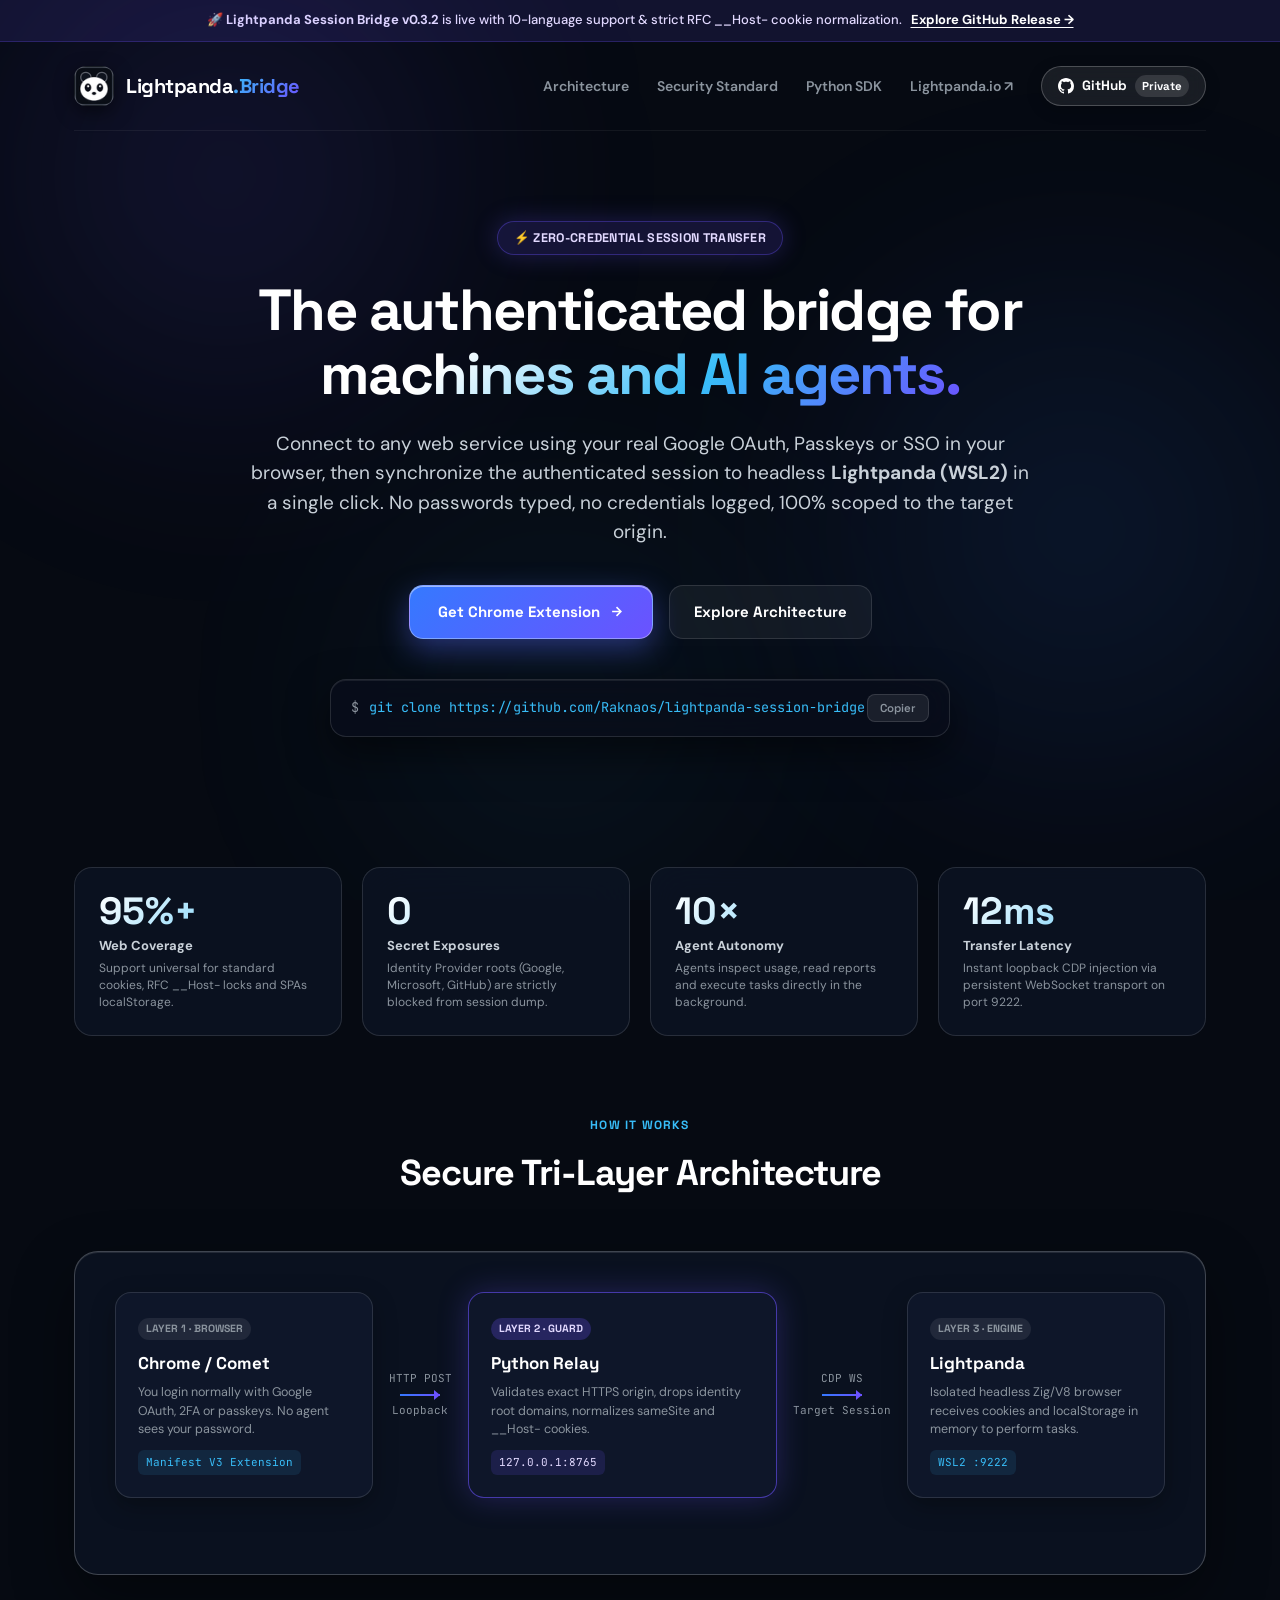
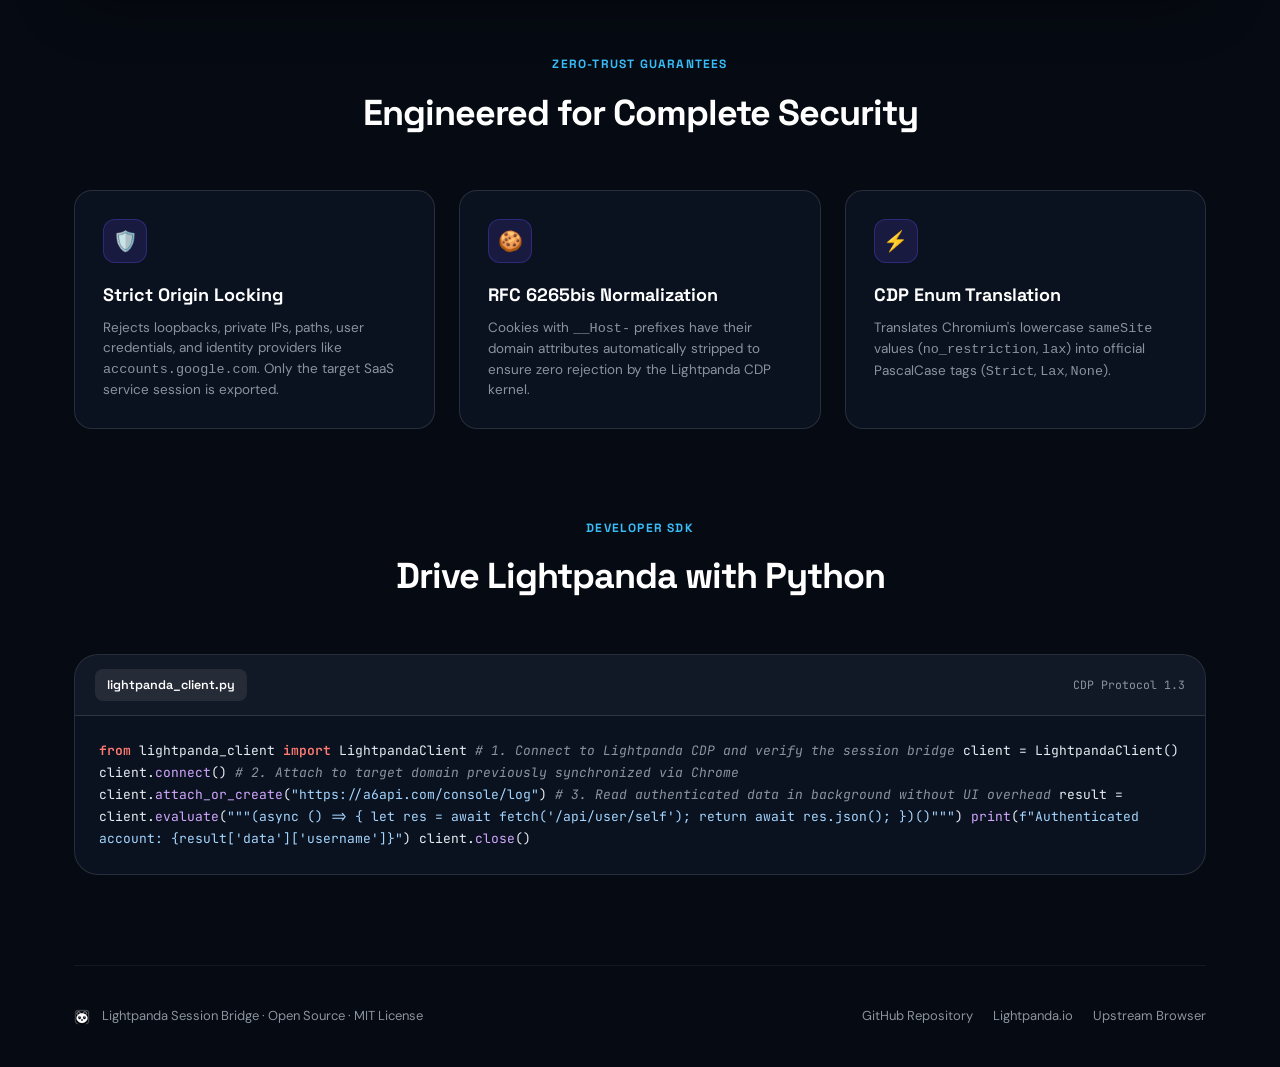
<file: index.html>
<!doctype html>
<html lang="en">
<head>
  <meta charset="utf-8">
  <meta name="viewport" content="width=device-width, initial-scale=1">
  <title>Lightpanda Session Bridge — Transfer Browser Sessions to Lightpanda CDP</title>
  <meta name="description" content="Open-source bridge that explicitly transfers an authenticated browser session (cookies, Google OAuth, SSO, 2FA) from any Chromium-based browser — Chrome, Edge, Brave, Opera, Vivaldi, Arc, Comet — into a fast, isolated Lightpanda headless browser via CDP. Zero credentials typed, zero secrets exposed to AI agents.">
  <meta name="keywords" content="lightpanda, headless browser, CDP, session transfer, cookie sync, browser automation, chrome extension, AI agents, web scraping, OAuth session, playwright, puppeteer, passkey, login bypass, 2FA">
  <meta name="robots" content="index, follow">
  <link rel="canonical" href="https://raknaos.github.io/lightpanda-session-bridge/">
  <link rel="help" type="text/markdown" href="https://raknaos.github.io/lightpanda-session-bridge/llms.txt" title="LLM documentation">
  <!-- Open Graph -->
  <meta property="og:type" content="website">
  <meta property="og:url" content="https://raknaos.github.io/lightpanda-session-bridge/">
  <meta property="og:title" content="Lightpanda Session Bridge — Transfer Browser Sessions to Lightpanda CDP">
  <meta property="og:description" content="Explicitly transfer your authenticated browser session into an isolated Lightpanda headless runtime. Zero secrets exposed to LLMs.">
  <meta property="og:image" content="https://raknaos.github.io/lightpanda-session-bridge/og-image.png">
  <meta property="og:image:width" content="1200">
  <meta property="og:image:height" content="630">
  <meta property="og:site_name" content="Lightpanda Session Bridge">
  <!-- Twitter -->
  <meta name="twitter:card" content="summary_large_image">
  <meta name="twitter:title" content="Lightpanda Session Bridge">
  <meta name="twitter:description" content="Transfer authenticated browser sessions (OAuth, SSO, 2FA) into an isolated Lightpanda headless browser via CDP.">
  <meta name="twitter:image" content="https://raknaos.github.io/lightpanda-session-bridge/og-image.png">
  <!-- Structured data for search engines and AI crawlers (SoftwareApplication + FAQPage) -->
  <script type="application/ld+json">
  {
    "@context": "https://schema.org",
    "@graph": [
      {
        "@type": "SoftwareApplication",
        "name": "Lightpanda Session Bridge",
        "applicationCategory": "DeveloperApplication",
        "operatingSystem": "Windows, macOS, Linux",
        "url": "https://raknaos.github.io/lightpanda-session-bridge/",
        "description": "Open-source tool to transfer an authenticated browser session into a local Lightpanda headless browser runtime via CDP, with zero secret leakage to AI agents.",
        "codeRepository": "https://github.com/Raknaos/lightpanda-session-bridge",
        "license": "https://opensource.org/licenses/MIT",
        "softwareVersion": "0.3.4",
        "offers": { "@type": "Offer", "price": "0", "priceCurrency": "USD" },
        "author": { "@type": "Organization", "name": "Raknaos" }
      },
      {
        "@type": "FAQPage",
        "mainEntity": [
          {
            "@type": "Question",
            "name": "How does Lightpanda Session Bridge pass logins to AI agents?",
            "acceptedAnswer": {
              "@type": "Answer",
              "text": "The human user authenticates normally in their desktop browser — any Chromium-based browser: Chrome, Edge, Brave, Opera, Vivaldi, Arc or Comet — using their standard 2FA, passkey, or Google OAuth. An open-source Manifest V3 extension captures scoped cookies upon explicit user click and securely relays them to a local Lightpanda headless instance via CDP WebSocket without exposing passwords to the LLM."
            }
          },
          {
            "@type": "Question",
            "name": "Does the local relay store or log my passwords and cookies?",
            "acceptedAnswer": {
              "@type": "Answer",
              "text": "No. The local relay binds strictly to loopback (127.0.0.1) and enforces a zero-logging security policy. Cookie values never touch disk logs, chat traces, or agent prompt contexts."
            }
          },
          {
            "@type": "Question",
            "name": "What protections prevent SSRF and cookie theft?",
            "acceptedAnswer": {
              "@type": "Answer",
              "text": "The relay blacklists identity provider roots (accounts.google.com, login.microsoftonline.com, auth0.com, github.com), enforces mandatory DNS resolution with 60-second caching against TOCTOU rebinding, and strictly blocks private IP subnets and wildcard DNS tools like nip.io."
            }
          }
        ]
      }
    ]
  }
  </script>
  
  <link rel="preconnect" href="https://fonts.googleapis.com">
  <link rel="preconnect" href="https://fonts.gstatic.com" crossorigin>
  <link href="https://fonts.googleapis.com/css2?family=DM+Sans:ital,opsz,wght@0,9..40,400..700;1,9..40,400..700&family=Space+Grotesk:wght@500;600;700;800&family=JetBrains+Mono:wght@400;500;600&display=swap" rel="stylesheet">
  
  <style>
    /* =========================================================================
       QUOTA GLASS & LIGHTPANDA IO HYBRID DESIGN SYSTEM
       Theme: Deep glass, lilac / cyan / electric blue / purple 140° gradients
       ========================================================================= */
    :root {
      color-scheme: dark;
      --bg: #060a12;
      --bg-alt: #0a0f1d;
      --ink: #f0f6fc;
      --ink-secondary: #c9d1d9;
      --soft: #8b949e;
      --muted: #484f58;
      
      --blue: #3579ff;
      --violet: #6b52ff;
      --violet-blue: #5468ff;
      --lilac: #e2d9ff;
      --cyan: #38bdf8;
      --ice: #c8f7ff;
      --lime: #22c55e;
      
      --glass-alpha: 0.85;
      --card-bg: rgba(13, 20, 36, 0.75);
      --card-bg-hover: rgba(18, 28, 50, 0.85);
      --edge: rgba(255, 255, 255, 0.12);
      --edge-strong: rgba(255, 255, 255, 0.22);
      --edge-subtle: rgba(255, 255, 255, 0.06);
      
      --glow-violet: rgba(107, 82, 255, 0.28);
      --glow-blue: rgba(53, 121, 255, 0.25);
      --glow-cyan: rgba(56, 189, 248, 0.2);
      
      --radius-xl: 24px;
      --radius-lg: 18px;
      --radius-md: 12px;
      --radius-sm: 8px;
    }

    * { box-sizing: border-box; margin: 0; padding: 0; }

    html, body {
      width: 100%;
      min-height: 100%;
      background: var(--bg);
      color: var(--ink);
      font-family: 'DM Sans', -apple-system, BlinkMacSystemFont, "Segoe UI", Roboto, sans-serif;
      font-size: 15px;
      line-height: 1.6;
      -webkit-font-smoothing: antialiased;
      overflow-x: hidden;
    }

    /* Ambient Glow Background Spheres */
    .bg-glow-container {
      position: fixed;
      top: 0;
      left: 0;
      width: 100vw;
      height: 100vh;
      overflow: hidden;
      z-index: 0;
      pointer-events: none;
    }
    .glow-orb {
      position: absolute;
      border-radius: 50%;
      filter: blur(100px);
      opacity: 0.55;
    }
    .glow-orb-1 {
      width: 650px;
      height: 650px;
      top: -150px;
      left: -100px;
      background: radial-gradient(circle, var(--glow-violet) 0%, rgba(107, 82, 255, 0.05) 60%, transparent 80%);
    }
    .glow-orb-2 {
      width: 700px;
      height: 700px;
      top: 20%;
      right: -150px;
      background: radial-gradient(circle, var(--glow-blue) 0%, rgba(53, 121, 255, 0.04) 60%, transparent 80%);
    }
    .glow-orb-3 {
      width: 600px;
      height: 600px;
      bottom: -100px;
      left: 20%;
      background: radial-gradient(circle, var(--glow-cyan) 0%, transparent 75%);
      opacity: 0.35;
    }

    /* Layout Container */
    .container {
      max-width: 1180px;
      margin: 0 auto;
      padding: 0 24px;
      position: relative;
      z-index: 1;
    }

    /* Top Announcement Banner (Lightpanda style) */
    .top-banner {
      background: rgba(107, 82, 255, 0.12);
      border-bottom: 1px solid rgba(107, 82, 255, 0.25);
      padding: 10px 0;
      text-align: center;
      font-size: 13px;
      color: var(--lilac);
      font-weight: 500;
    }
    .top-banner a {
      color: #fff;
      font-weight: 700;
      text-decoration: underline;
      text-underline-offset: 3px;
      margin-left: 6px;
    }

    /* Navbar */
    .navbar {
      display: flex;
      align-items: center;
      justify-content: space-between;
      padding: 24px 0;
      border-bottom: 1px solid var(--edge-subtle);
      margin-bottom: 50px;
    }
    .nav-brand {
      display: flex;
      align-items: center;
      gap: 12px;
      text-decoration: none;
      color: #fff;
    }
    .brand-avatar {
      width: 40px;
      height: 40px;
      border-radius: 12px;
      background: linear-gradient(145deg, #0d1424, #1a233a);
      box-shadow: 0 6px 18px rgba(0, 0, 0, 0.5), inset 0 0 0 1px rgba(255, 255, 255, 0.25);
      display: flex;
      align-items: center;
      justify-content: center;
      overflow: hidden;
    }
    .brand-avatar img {
      width: 100%;
      height: 100%;
      object-fit: cover;
    }
    .brand-name {
      font-family: 'Space Grotesk', sans-serif;
      font-size: 20px;
      font-weight: 800;
      letter-spacing: -0.5px;
    }
    .brand-name span {
      background: linear-gradient(135deg, var(--cyan), var(--violet));
      -webkit-background-clip: text;
      -webkit-text-fill-color: transparent;
    }

    .nav-links {
      display: flex;
      align-items: center;
      gap: 28px;
    }
    .nav-link {
      color: var(--soft);
      text-decoration: none;
      font-weight: 600;
      font-size: 14px;
      transition: color 0.15s ease;
    }
    .nav-link:hover {
      color: #fff;
    }

    .github-btn {
      display: inline-flex;
      align-items: center;
      gap: 8px;
      padding: 8px 16px;
      border-radius: 99px;
      background: rgba(255, 255, 255, 0.08);
      border: 1px solid var(--edge-strong);
      color: #fff;
      font-family: 'Space Grotesk', sans-serif;
      font-size: 13.5px;
      font-weight: 700;
      text-decoration: none;
      backdrop-filter: blur(12px);
      box-shadow: 0 4px 16px rgba(0, 0, 0, 0.2);
      transition: all 0.2s ease;
    }
    .github-btn:hover {
      background: rgba(255, 255, 255, 0.15);
      border-color: rgba(255, 255, 255, 0.4);
      transform: translateY(-1px);
    }
    .github-stars {
      background: rgba(255, 255, 255, 0.12);
      padding: 2px 7px;
      border-radius: 99px;
      font-size: 11.5px;
    }

    /* Hero Section (Inspiré lightpanda.io) */
    .hero {
      text-align: center;
      padding: 40px 0 70px;
      max-width: 920px;
      margin: 0 auto;
    }
    .hero-badge {
      display: inline-flex;
      align-items: center;
      gap: 8px;
      padding: 6px 16px;
      border-radius: 99px;
      background: rgba(107, 82, 255, 0.15);
      border: 1px solid rgba(107, 82, 255, 0.35);
      color: var(--lilac);
      font-family: 'Space Grotesk', sans-serif;
      font-size: 12.5px;
      font-weight: 700;
      letter-spacing: 0.3px;
      margin-bottom: 24px;
      box-shadow: 0 0 24px rgba(107, 82, 255, 0.25);
    }
    .hero-title {
      font-family: 'Space Grotesk', sans-serif;
      font-size: 58px;
      font-weight: 800;
      line-height: 1.1;
      letter-spacing: -1.8px;
      margin-bottom: 22px;
      color: #ffffff;
    }
    .hero-title .gradient-text {
      background: linear-gradient(135deg, #ffffff 20%, var(--cyan) 60%, var(--violet) 100%);
      -webkit-background-clip: text;
      -webkit-text-fill-color: transparent;
      display: inline-block;
    }
    .hero-subtitle {
      font-size: 19px;
      color: var(--ink-secondary);
      line-height: 1.55;
      margin-bottom: 38px;
      max-width: 780px;
      margin-left: auto;
      margin-right: auto;
    }

    /* Hero CTA Row */
    .hero-actions {
      display: flex;
      align-items: center;
      justify-content: center;
      gap: 16px;
      margin-bottom: 40px;
    }
    .btn-cta-primary {
      display: inline-flex;
      align-items: center;
      gap: 9px;
      padding: 14px 28px;
      border-radius: 14px;
      background: linear-gradient(135deg, var(--blue) 0%, var(--violet) 100%);
      color: #fff;
      font-family: 'Space Grotesk', sans-serif;
      font-weight: 700;
      font-size: 15px;
      text-decoration: none;
      box-shadow: 0 10px 30px rgba(84, 104, 255, 0.4), inset 0 1px 0 rgba(255, 255, 255, 0.5);
      transition: all 0.2s cubic-bezier(0.16, 1, 0.3, 1);
      border: 1px solid rgba(255, 255, 255, 0.35);
    }
    .btn-cta-primary:hover {
      transform: translateY(-2px);
      box-shadow: 0 16px 40px rgba(84, 104, 255, 0.55), inset 0 1px 0 rgba(255, 255, 255, 0.7);
      filter: brightness(1.06);
    }
    .btn-cta-secondary {
      display: inline-flex;
      align-items: center;
      gap: 8px;
      padding: 14px 24px;
      border-radius: 14px;
      background: rgba(255, 255, 255, 0.05);
      border: 1px solid var(--edge);
      color: #fff;
      font-family: 'Space Grotesk', sans-serif;
      font-weight: 700;
      font-size: 15px;
      text-decoration: none;
      transition: all 0.15s ease;
    }
    .btn-cta-secondary:hover {
      background: rgba(255, 255, 255, 0.1);
      border-color: rgba(255, 255, 255, 0.25);
    }

    /* Terminal Quickstart Box */
    .terminal-box {
      background: rgba(9, 14, 26, 0.85);
      backdrop-filter: blur(24px);
      border: 1px solid var(--edge);
      border-radius: 16px;
      max-width: 620px;
      margin: 0 auto;
      padding: 14px 20px;
      display: flex;
      align-items: center;
      justify-content: space-between;
      font-family: 'JetBrains Mono', monospace;
      font-size: 13.5px;
      color: var(--cyan);
      box-shadow: 0 16px 40px rgba(0, 0, 0, 0.5), inset 0 1px 0 rgba(255, 255, 255, 0.08);
    }
    .terminal-code {
      display: flex;
      align-items: center;
      gap: 10px;
    }
    .terminal-prompt {
      color: var(--soft);
      user-select: none;
    }
    .copy-btn {
      background: rgba(255, 255, 255, 0.08);
      border: 1px solid var(--edge);
      color: var(--soft);
      padding: 6px 12px;
      border-radius: 8px;
      cursor: pointer;
      font-size: 11.5px;
      font-family: 'Space Grotesk', sans-serif;
      font-weight: 600;
      transition: all 0.15s ease;
    }
    .copy-btn:hover {
      background: rgba(255, 255, 255, 0.15);
      color: #fff;
    }

    /* Benchmark / Stats Bar (Like lightpanda.io 9x / 16x) */
    .metrics-grid {
      display: grid;
      grid-template-columns: repeat(4, 1fr);
      gap: 20px;
      margin: 60px 0 80px;
    }
    .metric-card {
      background: var(--card-bg);
      backdrop-filter: blur(20px);
      border: 1px solid var(--edge);
      border-radius: var(--radius-lg);
      padding: 24px;
      text-align: left;
      position: relative;
      overflow: hidden;
      transition: all 0.2s ease;
    }
    .metric-card:hover {
      border-color: var(--edge-strong);
      transform: translateY(-2px);
      background: var(--card-bg-hover);
    }
    .metric-val {
      font-family: 'Space Grotesk', sans-serif;
      font-size: 38px;
      font-weight: 800;
      color: #fff;
      line-height: 1;
      margin-bottom: 6px;
      background: linear-gradient(135deg, #ffffff, var(--cyan));
      -webkit-background-clip: text;
      -webkit-text-fill-color: transparent;
    }
    .metric-label {
      font-size: 13px;
      font-weight: 700;
      color: var(--ink-secondary);
      margin-bottom: 4px;
    }
    .metric-desc {
      font-size: 12px;
      color: var(--soft);
      line-height: 1.4;
    }

    /* Architecture Interactive Schema Section */
    .section-title-wrap {
      text-align: center;
      margin-bottom: 48px;
    }
    .section-eyebrow {
      font-family: 'Space Grotesk', sans-serif;
      font-size: 12px;
      text-transform: uppercase;
      letter-spacing: 1.2px;
      color: var(--cyan);
      font-weight: 700;
      margin-bottom: 10px;
    }
    .section-heading {
      font-family: 'Space Grotesk', sans-serif;
      font-size: 36px;
      font-weight: 800;
      letter-spacing: -1px;
      color: #fff;
    }

    .schema-board {
      background: var(--card-bg);
      backdrop-filter: blur(28px);
      border: 1px solid var(--edge-strong);
      border-radius: var(--radius-xl);
      padding: 40px;
      box-shadow: 0 24px 60px rgba(0, 0, 0, 0.4), inset 0 1px 0 rgba(255, 255, 255, 0.1);
      margin-bottom: 80px;
    }
    .diagram-steps {
      display: grid;
      grid-template-columns: 1fr auto 1.2fr auto 1fr;
      align-items: center;
      gap: 16px;
      margin-bottom: 36px;
    }
    .diagram-node {
      background: rgba(16, 24, 44, 0.85);
      border: 1px solid var(--edge);
      border-radius: 16px;
      padding: 22px;
      position: relative;
      box-shadow: 0 8px 24px rgba(0, 0, 0, 0.3);
    }
    .diagram-node.active-node {
      border-color: rgba(107, 82, 255, 0.6);
      box-shadow: 0 0 30px rgba(107, 82, 255, 0.25);
    }
    .node-badge {
      font-size: 10.5px;
      font-family: 'Space Grotesk', sans-serif;
      font-weight: 700;
      text-transform: uppercase;
      padding: 3px 8px;
      border-radius: 99px;
      background: rgba(255, 255, 255, 0.08);
      color: var(--soft);
      display: inline-block;
      margin-bottom: 10px;
    }
    .node-title {
      font-family: 'Space Grotesk', sans-serif;
      font-size: 17px;
      font-weight: 700;
      color: #fff;
      margin-bottom: 6px;
    }
    .node-desc {
      font-size: 12.5px;
      color: var(--soft);
      line-height: 1.45;
    }
    .node-tag {
      margin-top: 12px;
      font-family: 'JetBrains Mono', monospace;
      font-size: 11px;
      color: var(--cyan);
      background: rgba(56, 189, 248, 0.1);
      padding: 4px 8px;
      border-radius: 6px;
      display: inline-block;
    }

    .diagram-arrow {
      color: var(--violet);
      display: flex;
      flex-direction: column;
      align-items: center;
      gap: 6px;
      font-family: 'JetBrains Mono', monospace;
      font-size: 11px;
      color: var(--soft);
    }
    .arrow-line {
      width: 40px;
      height: 2px;
      background: linear-gradient(90deg, var(--blue), var(--violet));
      position: relative;
    }
    .arrow-line::after {
      content: '';
      position: absolute;
      right: 0;
      top: -4px;
      border-left: 6px solid var(--violet);
      border-top: 5px solid transparent;
      border-bottom: 5px solid transparent;
    }

    /* Technical Callout Highlights */
    .tech-grid {
      display: grid;
      grid-template-columns: repeat(3, 1fr);
      gap: 24px;
      margin-bottom: 90px;
    }
    .tech-card {
      background: var(--card-bg);
      border: 1px solid var(--edge);
      border-radius: var(--radius-lg);
      padding: 28px;
      transition: all 0.2s ease;
    }
    .tech-card:hover {
      border-color: var(--edge-strong);
      transform: translateY(-2px);
    }
    .tech-icon {
      width: 44px;
      height: 44px;
      border-radius: 12px;
      background: rgba(107, 82, 255, 0.15);
      border: 1px solid rgba(107, 82, 255, 0.3);
      display: flex;
      align-items: center;
      justify-content: center;
      color: var(--lilac);
      font-size: 20px;
      margin-bottom: 18px;
    }
    .tech-title {
      font-family: 'Space Grotesk', sans-serif;
      font-size: 18px;
      font-weight: 700;
      color: #fff;
      margin-bottom: 8px;
    }
    .tech-desc {
      font-size: 13.5px;
      color: var(--soft);
      line-height: 1.5;
    }

    /* Live Code Showcase */
    .code-section {
      background: var(--card-bg);
      border: 1px solid var(--edge);
      border-radius: var(--radius-xl);
      overflow: hidden;
      margin-bottom: 90px;
    }
    .code-header {
      background: rgba(255, 255, 255, 0.03);
      border-bottom: 1px solid var(--edge);
      padding: 14px 20px;
      display: flex;
      align-items: center;
      justify-content: space-between;
    }
    .code-tabs {
      display: flex;
      gap: 8px;
    }
    .code-tab {
      padding: 6px 12px;
      border-radius: 8px;
      font-family: 'Space Grotesk', sans-serif;
      font-size: 12.5px;
      font-weight: 600;
      background: rgba(255, 255, 255, 0.08);
      color: #fff;
      border: none;
      cursor: pointer;
    }
    .code-body {
      padding: 24px;
      font-family: 'JetBrains Mono', monospace;
      font-size: 13px;
      line-height: 1.7;
      color: #e6edf3;
      overflow-x: auto;
    }
    .code-keyword { color: #ff7b72; font-weight: 600; }
    .code-func { color: #d2a8ff; }
    .code-string { color: #a5d6ff; }
    .code-comment { color: #8b949e; font-style: italic; }

    /* Footer */
    .site-footer {
      border-top: 1px solid var(--edge-subtle);
      padding: 40px 0;
      display: flex;
      align-items: center;
      justify-content: space-between;
      color: var(--soft);
      font-size: 13px;
    }
    .footer-left {
      display: flex;
      align-items: center;
      gap: 12px;
    }
    .footer-links {
      display: flex;
      gap: 20px;
    }
    .footer-links a {
      color: var(--soft);
      text-decoration: none;
      transition: color 0.15s ease;
    }
    .footer-links a:hover {
      color: #fff;
    }
  </style>
</head>
<body>

  <!-- Ambient Lighting Effects -->
  <div class="bg-glow-container">
    <div class="glow-orb glow-orb-1"></div>
    <div class="glow-orb glow-orb-2"></div>
    <div class="glow-orb glow-orb-3"></div>
  </div>

  <!-- Announcement Bar -->
  <div class="top-banner">
    🚀 <strong>Lightpanda Session Bridge v0.3.2</strong> is live with 10-language support & strict RFC __Host- cookie normalization.
    <a href="https://github.com/Raknaos/lightpanda-session-bridge" target="_blank" rel="noopener">Explore GitHub Release →</a>
  </div>

  <div class="container">
    <!-- Navigation -->
    <header class="navbar">
      <a href="#" class="nav-brand">
        <div class="brand-avatar">
          <img src="extension/icons/icon48.png" alt="Lightpanda Logo">
        </div>
        <div class="brand-name">Lightpanda<span>.Bridge</span></div>
      </a>

      <nav class="nav-links">
        <a href="#architecture" class="nav-link">Architecture</a>
        <a href="#security" class="nav-link">Security Standard</a>
        <a href="#code" class="nav-link">Python SDK</a>
        <a href="https://lightpanda.io" target="_blank" rel="noopener" class="nav-link">Lightpanda.io ↗</a>
        <a href="https://github.com/Raknaos/lightpanda-session-bridge" target="_blank" rel="noopener" class="github-btn">
          <svg width="16" height="16" viewBox="0 0 24 24" fill="currentColor"><path d="M12 0C5.37 0 0 5.37 0 12c0 5.31 3.435 9.795 8.205 11.385.6.105.825-.255.825-.57 0-.285-.015-1.23-.015-2.235-3.015.555-3.795-.735-4.035-1.41-.135-.345-.72-1.41-1.23-1.695-.42-.225-1.02-.78-.015-.795.945-.015 1.62.87 1.845 1.23 1.08 1.815 2.805 1.305 3.495.99.105-.78.42-1.305.765-1.605-2.67-.3-5.46-1.335-5.46-5.925 0-1.305.465-2.385 1.23-3.225-.12-.3-.54-1.53.12-3.18 0 0 1.005-.315 3.3 1.23.96-.27 1.98-.405 3-.405s2.04.135 3 .405c2.295-1.56 3.3-1.23 3.3-1.23.66 1.65.24 2.88.12 3.18.765.84 1.23 1.905 1.23 3.225 0 4.605-2.805 5.625-5.475 5.925.435.375.81 1.095.81 2.22 0 1.605-.015 2.895-.015 3.3 0 .315.225.69.825.57A12.02 12.02 0 0024 12c0-6.63-5.37-12-12-12z"/></svg>
          <span>GitHub</span>
          <span class="github-stars" id="gh-badge">Private</span>
        </a>
      </nav>
    </header>

    <!-- Hero Section -->
    <section class="hero">
      <div class="hero-badge">
        <span>⚡ ZERO-CREDENTIAL SESSION TRANSFER</span>
      </div>
      <h1 class="hero-title">
        The authenticated bridge for <br><span class="gradient-text">machines and AI agents.</span>
      </h1>
      <p class="hero-subtitle">
        Connect to any web service using your real Google OAuth, Passkeys or SSO in your browser, then synchronize the authenticated session to headless <strong>Lightpanda (WSL2)</strong> in a single click. No passwords typed, no credentials logged, 100% scoped to the target origin.
      </p>

      <div class="hero-actions">
        <a href="https://github.com/Raknaos/lightpanda-session-bridge" target="_blank" rel="noopener" class="btn-cta-primary">
          <span>Get Chrome Extension</span>
          <svg width="15" height="15" viewBox="0 0 24 24" fill="none" stroke="currentColor" stroke-width="2.5"><path d="M5 12h14M12 5l7 7-7 7"/></svg>
        </a>
        <a href="#architecture" class="btn-cta-secondary">
          <span>Explore Architecture</span>
        </a>
      </div>

      <!-- Quickstart Command -->
      <div class="terminal-box">
        <div class="terminal-code">
          <span class="terminal-prompt">$</span>
          <span>git clone https://github.com/Raknaos/lightpanda-session-bridge</span>
        </div>
        <button class="copy-btn" onclick="navigator.clipboard.writeText('git clone https://github.com/Raknaos/lightpanda-session-bridge')">Copier</button>
      </div>
    </section>

    <!-- Key Metrics Section -->
    <div class="metrics-grid">
      <div class="metric-card">
        <div class="metric-val">95%+</div>
        <div class="metric-label">Web Coverage</div>
        <div class="metric-desc">Support universal for standard cookies, RFC __Host- locks and SPAs localStorage.</div>
      </div>
      <div class="metric-card">
        <div class="metric-val">0</div>
        <div class="metric-label">Secret Exposures</div>
        <div class="metric-desc">Identity Provider roots (Google, Microsoft, GitHub) are strictly blocked from session dump.</div>
      </div>
      <div class="metric-card">
        <div class="metric-val">10×</div>
        <div class="metric-label">Agent Autonomy</div>
        <div class="metric-desc">Agents inspect usage, read reports and execute tasks directly in the background.</div>
      </div>
      <div class="metric-card">
        <div class="metric-val">12ms</div>
        <div class="metric-label">Transfer Latency</div>
        <div class="metric-desc">Instant loopback CDP injection via persistent WebSocket transport on port 9222.</div>
      </div>
    </div>

    <!-- Architecture Section -->
    <section id="architecture">
      <div class="section-title-wrap">
        <div class="section-eyebrow">How It Works</div>
        <h2 class="section-heading">Secure Tri-Layer Architecture</h2>
      </div>

      <div class="schema-board">
        <div class="diagram-steps">
          <!-- Step 1 -->
          <div class="diagram-node">
            <span class="node-badge">Layer 1 · Browser</span>
            <h3 class="node-title">Chrome / Comet</h3>
            <p class="node-desc">You login normally with Google OAuth, 2FA or passkeys. No agent sees your password.</p>
            <span class="node-tag">Manifest V3 Extension</span>
          </div>

          <!-- Connector -->
          <div class="diagram-arrow">
            <span>HTTP POST</span>
            <div class="arrow-line"></div>
            <span>Loopback</span>
          </div>

          <!-- Step 2 -->
          <div class="diagram-node active-node">
            <span class="node-badge" style="background: rgba(107, 82, 255, 0.25); color: var(--lilac);">Layer 2 · Guard</span>
            <h3 class="node-title">Python Relay</h3>
            <p class="node-desc">Validates exact HTTPS origin, drops identity root domains, normalizes sameSite and __Host- cookies.</p>
            <span class="node-tag" style="color: var(--lilac); background: rgba(107, 82, 255, 0.15);">127.0.0.1:8765</span>
          </div>

          <!-- Connector -->
          <div class="diagram-arrow">
            <span>CDP WS</span>
            <div class="arrow-line"></div>
            <span>Target Session</span>
          </div>

          <!-- Step 3 -->
          <div class="diagram-node">
            <span class="node-badge">Layer 3 · Engine</span>
            <h3 class="node-title">Lightpanda</h3>
            <p class="node-desc">Isolated headless Zig/V8 browser receives cookies and localStorage in memory to perform tasks.</p>
            <span class="node-tag">WSL2 :9222</span>
          </div>
        </div>
      </div>
    </section>

    <!-- Technical Pillars -->
    <section id="security">
      <div class="section-title-wrap">
        <div class="section-eyebrow">Zero-Trust Guarantees</div>
        <h2 class="section-heading">Engineered for Complete Security</h2>
      </div>

      <div class="tech-grid">
        <div class="tech-card">
          <div class="tech-icon">🛡️</div>
          <h3 class="tech-title">Strict Origin Locking</h3>
          <p class="tech-desc">
            Rejects loopbacks, private IPs, paths, user credentials, and identity providers like <code>accounts.google.com</code>. Only the target SaaS service session is exported.
          </p>
        </div>

        <div class="tech-card">
          <div class="tech-icon">🍪</div>
          <h3 class="tech-title">RFC 6265bis Normalization</h3>
          <p class="tech-desc">
            Cookies with <code>__Host-</code> prefixes have their domain attributes automatically stripped to ensure zero rejection by the Lightpanda CDP kernel.
          </p>
        </div>

        <div class="tech-card">
          <div class="tech-icon">⚡</div>
          <h3 class="tech-title">CDP Enum Translation</h3>
          <p class="tech-desc">
            Translates Chromium's lowercase <code>sameSite</code> values (<code>no_restriction</code>, <code>lax</code>) into official PascalCase tags (<code>Strict</code>, <code>Lax</code>, <code>None</code>).
          </p>
        </div>
      </div>
    </section>

    <!-- Code SDK Showcase -->
    <section id="code">
      <div class="section-title-wrap">
        <div class="section-eyebrow">Developer SDK</div>
        <h2 class="section-heading">Drive Lightpanda with Python</h2>
      </div>

      <div class="code-section">
        <div class="code-header">
          <div class="code-tabs">
            <span class="code-tab">lightpanda_client.py</span>
          </div>
          <span style="font-size: 11.5px; color: var(--soft); font-family: 'JetBrains Mono';">CDP Protocol 1.3</span>
        </div>
        <div class="code-body">
<span class="code-keyword">from</span> lightpanda_client <span class="code-keyword">import</span> LightpandaClient

<span class="code-comment"># 1. Connect to Lightpanda CDP and verify the session bridge</span>
client = LightpandaClient()
client.<span class="code-func">connect</span>()

<span class="code-comment"># 2. Attach to target domain previously synchronized via Chrome</span>
client.<span class="code-func">attach_or_create</span>(<span class="code-string">"https://a6api.com/console/log"</span>)

<span class="code-comment"># 3. Read authenticated data in background without UI overhead</span>
result = client.<span class="code-func">evaluate</span>(<span class="code-string">"""(async () => {
    let res = await fetch('/api/user/self');
    return await res.json();
})()"""</span>)

<span class="code-func">print</span>(<span class="code-string">f"Authenticated account: {result['data']['username']}"</span>)
client.<span class="code-func">close</span>()
        </div>
      </div>
    </section>

    <!-- Footer -->
    <footer class="site-footer">
      <div class="footer-left">
        <img src="extension/icons/icon16.png" width="16" height="16" alt="Panda Logo">
        <span>Lightpanda Session Bridge · Open Source · MIT License</span>
      </div>
      <div class="footer-links">
        <a href="https://github.com/Raknaos/lightpanda-session-bridge" target="_blank" rel="noopener">GitHub Repository</a>
        <a href="https://lightpanda.io" target="_blank" rel="noopener">Lightpanda.io</a>
        <a href="https://github.com/lightpanda-io/browser" target="_blank" rel="noopener">Upstream Browser</a>
      </div>
    </footer>
  </div>

  <script>
    // Live GitHub Repository Status Check
    async function checkRepoStatus() {
      try {
        const res = await fetch('https://api.github.com/repos/Raknaos/lightpanda-session-bridge');
        if (res.ok) {
          const data = await res.json();
          const badge = document.querySelector('#gh-badge');
          if (badge) {
            badge.textContent = `★ ${data.stargazers_count || 0}`;
          }
        }
      } catch (_) {}
    }
    checkRepoStatus();
  </script>
</body>
</html>
</file>
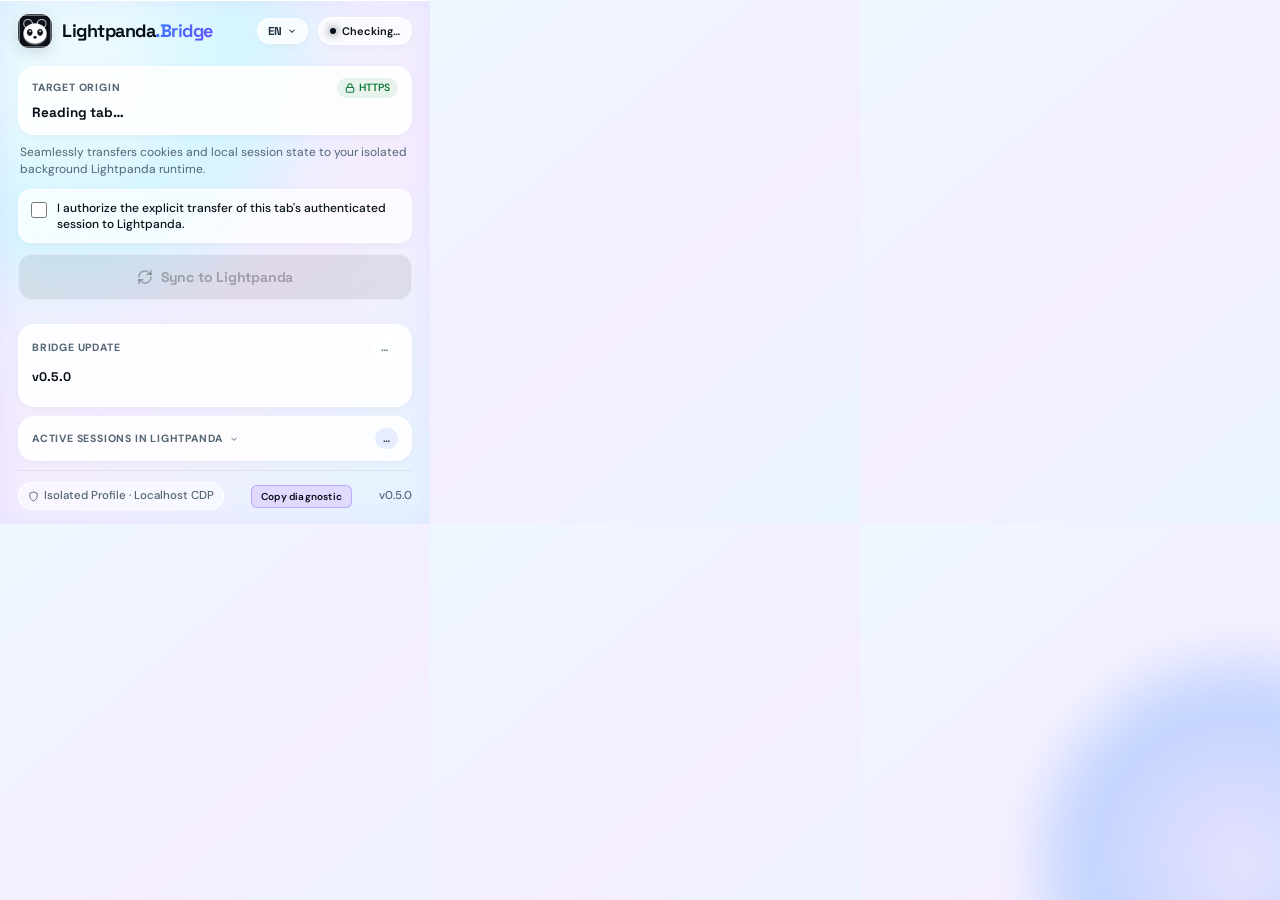
<file: extension/popup.html>
<!doctype html>
<html lang="en">
<head>
  <meta charset="utf-8">
  <meta name="viewport" content="width=device-width, initial-scale=1">
  <title>Lightpanda Bridge</title>
  <link rel="stylesheet" href="fonts/fonts.css">
  <style>
    :root {
      color-scheme: light;
      --ink: #071019;
      --ink-secondary: #243342;
      --soft: #546573;
      --muted: #8295a5;
      --blue: #3579ff;
      --violet: #6b52ff;
      --violet-blue: #5468ff;
      --lilac: #e2d9ff;
      --ice: #c8f7ff;
      --lime: #16a34a;
      --danger: #e11d48;
      --glass-alpha: 0.85;
      --glass-surface: rgba(255, 255, 255, 0.72);
      --glass-card: rgba(255, 255, 255, 0.86);
      --edge: rgba(255, 255, 255, 0.9);
      --edge-subtle: rgba(255, 255, 255, 0.6);
      --shadow-sm: 0 2px 8px rgba(15, 25, 65, 0.04);
      --shadow-md: 0 12px 32px rgba(15, 25, 65, 0.08);
      --shadow-glow: 0 12px 28px rgba(84, 104, 255, 0.32);
    }

    * { box-sizing: border-box; margin: 0; padding: 0; }

    html {
      background: linear-gradient(140deg, rgba(235, 246, 255, var(--glass-alpha)) 0%, rgba(243, 236, 255, var(--glass-alpha)) 55%, rgba(230, 244, 255, var(--glass-alpha)) 100%);
    }

    html, body {
      width: 430px;
      max-width: 430px;
      min-width: 430px;
      min-height: 400px;
      /* Chrome caps a popup at 600px: scrolling is the safety net, but the
         layout is trimmed to fit well under it. The old hard 580px + overflow
         hidden CLIPPED the update buttons - a control you cannot click is
         worse than one that requires a scroll. */
      max-height: 600px;
      margin: 0;
      color: var(--ink);
      font: 13.5px/1.5 'DM Sans', -apple-system, BlinkMacSystemFont, "Segoe UI", Roboto, sans-serif;
      background: linear-gradient(140deg, rgba(235, 246, 255, var(--glass-alpha)) 0%, rgba(243, 236, 255, var(--glass-alpha)) 55%, rgba(230, 244, 255, var(--glass-alpha)) 100%);
      position: relative;
      isolation: isolate;
      overflow-x: hidden;
      overflow-y: auto;
      user-select: none;
    }

    /* Quota Glass Ambient Halos */
    body::before {
      content: '';
      position: fixed;
      z-index: -1;
      width: 480px;
      height: 480px;
      left: -160px;
      top: -170px;
      border-radius: 50%;
      background: radial-gradient(circle, #ffffff 0%, #c8f7ff 50%, transparent 75%);
      opacity: 0.6;
      filter: blur(16px);
      pointer-events: none;
    }
    body::after {
      content: '';
      position: fixed;
      z-index: -1;
      width: 440px;
      height: 440px;
      right: -180px;
      bottom: -180px;
      border-radius: 50%;
      background: radial-gradient(circle, #e2d9ff 0%, #a8c6ff 50%, transparent 75%);
      opacity: 0.65;
      filter: blur(16px);
      pointer-events: none;
    }

    .app-shell {
      padding: 14px 18px;
      min-height: 400px;
      display: flex;
      flex-direction: column;
      box-shadow: inset 0 1px 0 rgba(255, 255, 255, 0.95), inset 0 0 28px rgba(190, 175, 255, 0.2);
      backdrop-filter: blur(32px) saturate(140%);
      -webkit-backdrop-filter: blur(32px) saturate(140%);
    }

    /* Header Layout */
    .app-header {
      display: flex;
      align-items: center;
      justify-content: space-between;
      gap: 16px;
      margin-bottom: 18px;
    }
    .brand-wrap {
      display: flex;
      align-items: center;
      gap: 10px;
      flex-shrink: 0;
    }
    .brand-mark-img {
      width: 34px;
      height: 34px;
      border-radius: 11px;
      box-shadow: 0 4px 14px rgba(15, 25, 65, 0.15), 0 0 0 1px rgba(255, 255, 255, 0.8);
      object-fit: cover;
    }
    .brand-title {
      font-family: 'Space Grotesk', sans-serif;
      font-size: 18px;
      font-weight: 700;
      letter-spacing: -0.5px;
      color: var(--ink);
      line-height: 1.1;
      white-space: nowrap;
    }
    .brand-dot {
      background: linear-gradient(135deg, var(--blue), var(--violet));
      -webkit-background-clip: text;
      -webkit-text-fill-color: transparent;
    }

    .header-actions {
      display: flex;
      align-items: center;
      gap: 10px;
      flex-shrink: 0;
    }

    /* Language Switcher Pill */
    .lang-select-wrap {
      position: relative;
    }
    .lang-btn {
      display: inline-flex;
      align-items: center;
      gap: 5px;
      padding: 5px 10px;
      border-radius: 99px;
      border: 1px solid var(--edge);
      background: rgba(255, 255, 255, 0.75);
      font-family: 'Space Grotesk', sans-serif;
      font-size: 11.5px;
      font-weight: 700;
      color: var(--ink-secondary);
      cursor: pointer;
      box-shadow: var(--shadow-sm);
      transition: all 0.15s ease;
      white-space: nowrap;
    }
    .lang-btn:hover {
      background: #ffffff;
      color: var(--ink);
      box-shadow: 0 2px 10px rgba(84, 104, 255, 0.15);
    }
    .lang-dropdown {
      position: absolute;
      top: 100%;
      right: 0;
      margin-top: 6px;
      width: 145px;
      background: rgba(255, 255, 255, 0.95);
      backdrop-filter: blur(20px);
      -webkit-backdrop-filter: blur(20px);
      border: 1px solid var(--edge);
      border-radius: 12px;
      box-shadow: var(--shadow-md);
      padding: 5px;
      display: none;
      flex-direction: column;
      gap: 2px;
      z-index: 100;
    }
    .lang-dropdown.open {
      display: flex;
    }
    .lang-item {
      padding: 6px 10px;
      border-radius: 8px;
      font-size: 11.5px;
      font-weight: 600;
      color: var(--ink-secondary);
      cursor: pointer;
      display: flex;
      align-items: center;
      justify-content: space-between;
      border: none;
      background: transparent;
      text-align: left;
      width: 100%;
      transition: background 0.1s ease;
    }
    .lang-item:hover {
      background: rgba(84, 104, 255, 0.1);
      color: var(--violet);
    }
    .lang-item.active {
      background: rgba(84, 104, 255, 0.15);
      color: var(--violet);
    }

    /* Relay Badge - Single line guaranteed, spacious */
    .badge {
      font-size: 11px;
      font-weight: 600;
      padding: 5px 11px;
      border-radius: 99px;
      display: inline-flex;
      align-items: center;
      gap: 6px;
      border: 1px solid var(--edge);
      background: rgba(255, 255, 255, 0.75);
      box-shadow: var(--shadow-sm);
      white-space: nowrap;
    }
    .badge.online {
      color: #0d7a36;
      background: rgba(214, 255, 225, 0.8);
      border-color: rgba(46, 160, 67, 0.35);
    }
    .badge.offline {
      color: #c51834;
      background: rgba(255, 225, 230, 0.8);
      border-color: rgba(225, 29, 72, 0.35);
    }
    /* Third state, added in v0.6.1: the relay answers but is not attached to
       Lightpanda. Neither green (it is up) nor red (it is up too) - amber says
       "reachable, not ready yet", which is exactly what it is. */
    .badge.idle {
      color: #9a6200;
      background: rgba(255, 243, 205, 0.85);
      border-color: rgba(217, 119, 6, 0.35);
    }
    .badge .dot {
      width: 6px;
      height: 6px;
      border-radius: 50%;
      background: currentColor;
      box-shadow: 0 0 8px currentColor;
      flex-shrink: 0;
    }

    /* Target Origin Glass Card */
    .glass-card {
      background: var(--glass-card);
      border: 1px solid var(--edge);
      border-radius: 16px;
      padding: 11px 13px;
      margin-bottom: 9px;
      box-shadow: var(--shadow-sm);
      position: relative;
    }
    .card-header {
      display: flex;
      align-items: center;
      justify-content: space-between;
      margin-bottom: 5px;
    }
    .card-label {
      font-size: 10.5px;
      text-transform: uppercase;
      letter-spacing: 0.8px;
      color: var(--soft);
      font-weight: 700;
    }
    .security-chip {
      display: inline-flex;
      align-items: center;
      gap: 4px;
      font-size: 10.5px;
      font-weight: 600;
      color: #0d7a36;
      background: rgba(46, 160, 67, 0.1);
      padding: 2px 8px;
      border-radius: 99px;
    }
    .card-val {
      font-family: 'Space Grotesk', monospace;
      font-size: 13.5px;
      font-weight: 700;
      color: var(--ink);
      word-break: break-all;
    }

    .desc {
      font-size: 12px;
      color: var(--soft);
      line-height: 1.45;
      margin-bottom: 10px;
      padding: 0 2px;
    }

    /* Consent Box */
    .consent-box {
      display: flex;
      align-items: flex-start;
      gap: 10px;
      background: var(--glass-surface);
      border: 1px solid var(--edge);
      border-radius: 13px;
      padding: 10px 12px;
      margin-bottom: 11px;
      cursor: pointer;
      transition: all 0.15s ease;
      box-shadow: var(--shadow-sm);
    }
    .consent-box:hover {
      background: rgba(255, 255, 255, 0.92);
      border-color: #ffffff;
      transform: translateY(-0.5px);
    }
    .consent-box input[type="checkbox"] {
      margin-top: 2px;
      accent-color: var(--violet);
      cursor: pointer;
      width: 16px;
      height: 16px;
      flex-shrink: 0;
    }
    .consent-box span {
      font-size: 12px;
      color: var(--ink);
      font-weight: 500;
      line-height: 1.35;
    }

    /* Primary CTA Button */
    .btn-primary {
      width: 100%;
      padding: 13px 18px;
      border-radius: 14px;
      border: 1px solid rgba(255, 255, 255, 0.75);
      background: linear-gradient(135deg, var(--blue) 0%, var(--violet) 100%);
      color: #ffffff;
      font-family: 'Space Grotesk', sans-serif;
      font-weight: 700;
      font-size: 14px;
      letter-spacing: -0.2px;
      cursor: pointer;
      box-shadow: var(--shadow-glow), inset 0 1px 0 rgba(255, 255, 255, 0.5);
      transition: all 0.2s cubic-bezier(0.16, 1, 0.3, 1);
      display: flex;
      align-items: center;
      justify-content: center;
      gap: 8px;
    }
    .btn-primary:hover:not(:disabled) {
      transform: translateY(-1.5px);
      box-shadow: 0 16px 34px rgba(84, 104, 255, 0.45), inset 0 1px 0 rgba(255, 255, 255, 0.65);
      filter: brightness(1.04);
    }
    .btn-primary:active:not(:disabled) {
      transform: translateY(0);
    }
    .btn-primary:disabled {
      background: rgba(0, 0, 0, 0.08);
      border-color: rgba(255, 255, 255, 0.4);
      color: rgba(0, 0, 0, 0.28);
      box-shadow: none;
      cursor: not-allowed;
    }

    /* Status Notification Box */
    #status {
      margin-top: 9px;
      font-size: 12px;
      font-weight: 600;
      min-height: 15px;
      line-height: 1.4;
      word-break: break-word;
      transition: all 0.15s ease;
    }

    /* Footer */
    .app-footer {
      margin-top: auto;
      padding-top: 11px;
      display: flex;
      align-items: center;
      justify-content: space-between;
      border-top: 1px solid rgba(0, 0, 0, 0.06);
      font-size: 11.5px;
      color: var(--soft);
      font-weight: 500;
    }
    .footer-badge {
      display: flex;
      align-items: center;
      gap: 5px;
      background: rgba(255, 255, 255, 0.55);
      padding: 4px 9px;
      border-radius: 99px;
      border: 1px solid var(--edge);
    }

    /* ---- Update card (the relay pulls it from GitHub) ---- */
    .update-card {
      display: flex;
      flex-direction: column;
      gap: 8px;
    }
    .update-head {
      display: flex;
      align-items: center;
      justify-content: space-between;
      gap: 10px;
    }
    .update-chip {
      display: inline-flex;
      align-items: center;
      gap: 5px;
      font-size: 10.5px;
      font-weight: 700;
      letter-spacing: 0.02em;
      padding: 3px 9px;
      border-radius: 99px;
      border: 1px solid var(--edge);
      background: rgba(255, 255, 255, 0.6);
      color: var(--soft);
      white-space: nowrap;
    }
    .update-chip.ok { color: #12855a; border-color: rgba(18, 133, 90, 0.28); background: rgba(18, 133, 90, 0.08); }
    .update-chip.new { color: #ffffff; border-color: rgba(255,255,255,0.6); background: linear-gradient(135deg, var(--blue) 0%, var(--violet) 100%); }
    .update-chip.off { color: #a2560f; border-color: rgba(162, 86, 15, 0.28); background: rgba(162, 86, 15, 0.08); }
    .update-line {
      display: flex;
      align-items: baseline;
      justify-content: space-between;
      gap: 10px;
      font-size: 12px;
      color: var(--soft);
      min-height: 16px;
    }
    .update-version { font-family: 'Space Grotesk', sans-serif; font-weight: 700; color: var(--ink); font-size: 12.5px; }
    .update-meta { text-align: right; font-size: 11px; line-height: 1.3; word-break: break-word; }
    .update-actions { display: flex; gap: 8px; }
    .update-actions:empty { display: none; }
    .btn-update {
      flex: 1;
      padding: 9px 14px;
      white-space: nowrap;
      border-radius: 12px;
      border: 1px solid rgba(255, 255, 255, 0.75);
      background: linear-gradient(135deg, var(--blue) 0%, var(--violet) 100%);
      color: #ffffff;
      font-family: 'Space Grotesk', sans-serif;
      font-weight: 700;
      font-size: 12.5px;
      cursor: pointer;
      box-shadow: var(--shadow-sm), inset 0 1px 0 rgba(255, 255, 255, 0.45);
      transition: all 0.18s cubic-bezier(0.16, 1, 0.3, 1);
    }
    .btn-update:hover:not(:disabled) { transform: translateY(-1px); }
    .btn-update:disabled { opacity: 0.6; cursor: progress; }
    /* Icone seule : deux libelles longs ne tiennent pas cote a cote sur 430px. */
    .btn-rollback {
      width: 38px;
      height: 38px;
      display: inline-flex;
      align-items: center;
      justify-content: center;
      flex-shrink: 0;
      border-radius: 12px;
      border: 1px solid var(--edge);
      background: rgba(255, 255, 255, 0.6);
      color: var(--soft);
      font-family: 'Space Grotesk', sans-serif;
      font-weight: 600;
      font-size: 12px;
      cursor: pointer;
      transition: all 0.18s ease;
    }
    .btn-rollback:hover:not(:disabled) { color: var(--ink); background: rgba(255, 255, 255, 0.95); }
    .btn-rollback:disabled { opacity: 0.6; cursor: progress; }

    /* ---- Active sessions (Lightpanda side) ---- */
    .sessions-head {
      display: flex; align-items: center; justify-content: space-between; gap: 10px;
    }
    .sessions-head-right { display: flex; align-items: center; gap: 6px; flex-shrink: 0; }
    .sessions-toggle {
      display: flex; align-items: center; gap: 6px;
      min-width: 0; border: none; background: transparent; cursor: pointer;
      padding: 0; font: inherit; text-align: left;
    }
    .sessions-toggle .card-label { white-space: nowrap; }
    .sessions-toggle:hover .card-label { color: var(--violet); }
    .sessions-caret {
      flex-shrink: 0; color: var(--muted);
      transition: transform 0.18s ease;
    }
    .sessions-card.open .sessions-caret { transform: rotate(180deg); }
    .sessions-count {
      font-size: 10.5px; font-weight: 700; color: var(--ink-secondary);
      background: rgba(84, 104, 255, 0.12); border-radius: 99px; padding: 3px 8px;
      min-width: 22px; text-align: center;
    }
    .sessions-list { margin-top: 9px; max-height: 132px; overflow-y: auto; display: none; flex-direction: column; gap: 6px; }
    .sessions-card.open .sessions-list { display: flex; }
    .session-row {
      display: flex; align-items: center; justify-content: space-between; gap: 8px;
      background: var(--glass-surface); border: 1px solid var(--edge-subtle);
      border-radius: 10px; padding: 7px 10px;
    }
    .session-host {
      font-family: 'Space Grotesk', monospace; font-size: 12px; font-weight: 700;
      color: var(--ink); word-break: break-all;
    }
    .session-meta { font-size: 10.5px; color: var(--muted); font-weight: 600; }
    .session-remove {
      border: none; background: rgba(225, 29, 72, 0.1); color: var(--danger);
      border-radius: 8px; padding: 5px 8px; cursor: pointer; flex-shrink: 0;
      display: inline-flex; align-items: center; gap: 4px;
      font-size: 10.5px; font-weight: 700;
      transition: background 0.12s ease;
    }
    .session-remove:hover { background: rgba(225, 29, 72, 0.2); }
    .sessions-clear {
      display: inline-flex; align-items: center; gap: 5px;
      border: 1px solid rgba(225, 29, 72, 0.3); background: rgba(225, 29, 72, 0.06);
      color: var(--danger); border-radius: 99px; padding: 4px 10px;
      font-family: 'Space Grotesk', sans-serif; font-size: 10.5px; font-weight: 700;
      cursor: pointer; transition: background 0.12s ease, color 0.12s ease;
      white-space: nowrap;
    }
    .sessions-clear:hover { background: rgba(225, 29, 72, 0.14); }
    .sessions-clear[data-armed] {
      background: var(--danger); border-color: var(--danger); color: #ffffff;
    }
    .sessions-empty { font-size: 11.5px; color: var(--muted); font-weight: 600; padding: 2px 0; }

    /* Toast */
    .toast {
      position: fixed;
      bottom: 14px;
      left: 50%;
      transform: translateX(-50%) translateY(8px);
      background: rgba(20, 24, 34, 0.92);
      color: #e8ecf5;
      padding: 8px 14px;
      border-radius: 10px;
      font-size: 12px;
      opacity: 0;
      pointer-events: none;
      transition: opacity .25s ease, transform .25s ease;
      border: 1px solid rgba(120, 140, 180, .25);
      z-index: 50;
    }
    .toast.show { opacity: 1; transform: translateX(-50%) translateY(0); }
      /* Tertiary action: tinted with the product's lilac so it reads as
         clickable without competing with the primary sync button. Two review
         passes said the same thing - readable, but it looked like a passive
         label, not something you can press. */
      .diag-btn {
        background: var(--lilac);
        border: 1px solid rgba(107, 82, 255, .35);
        color: var(--ink);
        font: inherit;
        font-size: 10px;
        font-weight: 600;
        letter-spacing: .02em;
        padding: 3px 9px;
        border-radius: 6px;
        cursor: pointer;
        transition: background .15s, border-color .15s, color .15s;
      }
      .diag-btn:hover {
        background: #d3c6ff;
        border-color: var(--violet);
        color: var(--ink);
      }
      .diag-btn:focus-visible {
        outline: 2px solid var(--blue);
        outline-offset: 1px;
      }
  </style>
</head>
<body>
  <div class="app-shell">
    <header class="app-header">
      <div class="brand-wrap">
        <img class="brand-mark-img" src="icons/icon48.png" width="34" height="34" alt="Panda Logo">
        <div class="brand-title">Lightpanda<span class="brand-dot">.Bridge</span></div>
      </div>
      <div class="header-actions">
        <div class="lang-select-wrap">
          <button id="lang-btn" class="lang-btn" title="Change language">
            <span id="current-lang-code">EN</span>
            <svg width="10" height="10" viewBox="0 0 24 24" fill="none" stroke="currentColor" stroke-width="2.5"><polyline points="6 9 12 15 18 9"></polyline></svg>
          </button>
          <div id="lang-dropdown" class="lang-dropdown">
            <button class="lang-item" data-lang="en"><span>English</span> <span>🇺🇸</span></button>
            <button class="lang-item" data-lang="fr"><span>Français</span> <span>🇫🇷</span></button>
            <button class="lang-item" data-lang="es"><span>Español</span> <span>🇪🇸</span></button>
            <button class="lang-item" data-lang="de"><span>Deutsch</span> <span>🇩🇪</span></button>
            <button class="lang-item" data-lang="zh"><span>中文</span> <span>🇨🇳</span></button>
            <button class="lang-item" data-lang="ja"><span>日本語</span> <span>🇯🇵</span></button>
            <button class="lang-item" data-lang="it"><span>Italiano</span> <span>🇮🇹</span></button>
            <button class="lang-item" data-lang="pt"><span>Português</span> <span>🇧🇷</span></button>
            <button class="lang-item" data-lang="ar"><span>العربية</span> <span>🇦🇪</span></button>
            <button class="lang-item" data-lang="ru"><span>Русский</span> <span>🇷🇺</span></button>
          </div>
        </div>
        <div id="relay-badge" class="badge">
          <span class="dot"></span>
          <span id="relay-text">Checking…</span>
        </div>
      </div>
    </header>

    <div class="glass-card">
      <div class="card-header">
        <div class="card-label" id="label-target-origin">Target Origin</div>
        <div class="security-chip">
          <svg width="10" height="10" viewBox="0 0 24 24" fill="none" stroke="currentColor" stroke-width="2.5"><rect x="3" y="11" width="18" height="11" rx="2" ry="2"></rect><path d="M7 11V7a5 5 0 0 1 10 0v4"></path></svg>
          <span>HTTPS</span>
        </div>
      </div>
      <div class="card-val" id="origin">Reading tab…</div>
    </div>

    <p class="desc" id="desc-text">
      Seamlessly transfers cookies and local session state to your isolated background Lightpanda runtime.
    </p>

    <label class="consent-box">
      <input id="confirm" type="checkbox">
      <span id="consent-text">I authorize the explicit transfer of this tab's authenticated session to Lightpanda.</span>
    </label>

    <button id="transfer" class="btn-primary" disabled>
      <svg width="16" height="16" viewBox="0 0 24 24" fill="none" stroke="currentColor" stroke-width="2.2" stroke-linecap="round" stroke-linejoin="round"><path d="M21 2v6h-6"></path><path d="M3 12a9 9 0 0 1 15-6.7L21 8"></path><path d="M3 22v-6h6"></path><path d="M21 12a9 9 0 0 1-15 6.7L3 16"></path></svg>
      <span id="btn-text">Sync to Lightpanda</span>
    </button>

    <div id="status"></div>

    <!-- Bridge update: the relay does the download, this is only the button/state -->
    <div id="update-card" class="glass-card update-card">
      <div class="update-head">
        <div class="card-label" id="label-update">Bridge update</div>
        <div class="update-chip" id="update-chip">…</div>
      </div>
      <div class="update-line">
        <span class="update-version" id="update-version">v0.5.0</span>
        <span class="update-meta" id="update-meta"></span>
      </div>
      <div class="update-actions">
        <button id="update-btn" class="btn-update" type="button" style="display:none"></button>
        <button id="rollback-btn" class="btn-rollback" type="button" style="display:none">
          <svg width="15" height="15" viewBox="0 0 24 24" fill="none" stroke="currentColor" stroke-width="2.2" stroke-linecap="round" stroke-linejoin="round"><path d="M3 7v6h6"></path><path d="M3.5 13a9 9 0 1 0 2.6-8.1L3 8"></path></svg>
        </button>
      </div>
    </div>

    <!-- Active sessions inside Lightpanda (collapsible: last, so opening it only grows the tail) -->
    <div id="sessions-card" class="glass-card sessions-card">
      <div class="sessions-head">
        <button id="sessions-toggle" class="sessions-toggle" type="button" aria-expanded="false">
          <span class="card-label" id="label-sessions">Active sessions in Lightpanda</span>
          <svg class="sessions-caret" width="10" height="10" viewBox="0 0 24 24" fill="none" stroke="currentColor" stroke-width="2.5"><polyline points="6 9 12 15 18 9"></polyline></svg>
        </button>
        <div class="sessions-head-right">
          <div class="sessions-count" id="sessions-count">…</div>
          <button id="sessions-clear" class="sessions-clear" type="button" style="display:none">
            <span id="clear-text">Clear all</span>
          </button>
        </div>
      </div>
      <div id="sessions-list" class="sessions-list"></div>
    </div>


    <footer class="app-footer">
      <div class="footer-badge">
        <svg width="11" height="11" viewBox="0 0 24 24" fill="none" stroke="currentColor" stroke-width="2"><path d="M12 22s8-4 8-10V5l-8-3-8 3v7c0 6 8 10 8 10z"></path></svg>
        <span id="footer-secure-tag">Isolated Profile · Localhost CDP</span>
      </div>
      <button id="diag-btn" class="diag-btn" type="button">
        <!-- English, not French: this is the default language, and the literal is
             painted before popup.js can translate it. A French flash in an
             English panel is a wrong-language frame, not a cosmetic detail. -->
        <span id="diag-text">Copy diagnostic</span>
      </button>
      <span id="app-version">v0.5.0</span>
    </footer>
  </div>

  <script src="popup.js"></script>
  <div id="toast" class="toast" role="status" aria-live="polite"></div>
</body>
</html>
</file>
<file: extension/fonts/fonts.css>
/* latin-ext */
@font-face {
  font-family: 'DM Sans';
  font-style: normal;
  font-weight: 400;
  font-display: swap;
  src: url(font1.woff2) format('woff2');
  unicode-range: U+0100-02BA, U+02BD-02C5, U+02C7-02CC, U+02CE-02D7, U+02DD-02FF, U+0304, U+0308, U+0329, U+1D00-1DBF, U+1E00-1E9F, U+1EF2-1EFF, U+2020, U+20A0-20AB, U+20AD-20C0, U+2113, U+2C60-2C7F, U+A720-A7FF;
}
/* latin */
@font-face {
  font-family: 'DM Sans';
  font-style: normal;
  font-weight: 400;
  font-display: swap;
  src: url(font0.woff2) format('woff2');
  unicode-range: U+0000-00FF, U+0131, U+0152-0153, U+02BB-02BC, U+02C6, U+02DA, U+02DC, U+0304, U+0308, U+0329, U+2000-206F, U+20AC, U+2122, U+2191, U+2193, U+2212, U+2215, U+FEFF, U+FFFD;
}
/* latin-ext */
@font-face {
  font-family: 'DM Sans';
  font-style: normal;
  font-weight: 500;
  font-display: swap;
  src: url(font1.woff2) format('woff2');
  unicode-range: U+0100-02BA, U+02BD-02C5, U+02C7-02CC, U+02CE-02D7, U+02DD-02FF, U+0304, U+0308, U+0329, U+1D00-1DBF, U+1E00-1E9F, U+1EF2-1EFF, U+2020, U+20A0-20AB, U+20AD-20C0, U+2113, U+2C60-2C7F, U+A720-A7FF;
}
/* latin */
@font-face {
  font-family: 'DM Sans';
  font-style: normal;
  font-weight: 500;
  font-display: swap;
  src: url(font0.woff2) format('woff2');
  unicode-range: U+0000-00FF, U+0131, U+0152-0153, U+02BB-02BC, U+02C6, U+02DA, U+02DC, U+0304, U+0308, U+0329, U+2000-206F, U+20AC, U+2122, U+2191, U+2193, U+2212, U+2215, U+FEFF, U+FFFD;
}
/* latin-ext */
@font-face {
  font-family: 'DM Sans';
  font-style: normal;
  font-weight: 600;
  font-display: swap;
  src: url(font1.woff2) format('woff2');
  unicode-range: U+0100-02BA, U+02BD-02C5, U+02C7-02CC, U+02CE-02D7, U+02DD-02FF, U+0304, U+0308, U+0329, U+1D00-1DBF, U+1E00-1E9F, U+1EF2-1EFF, U+2020, U+20A0-20AB, U+20AD-20C0, U+2113, U+2C60-2C7F, U+A720-A7FF;
}
/* latin */
@font-face {
  font-family: 'DM Sans';
  font-style: normal;
  font-weight: 600;
  font-display: swap;
  src: url(font0.woff2) format('woff2');
  unicode-range: U+0000-00FF, U+0131, U+0152-0153, U+02BB-02BC, U+02C6, U+02DA, U+02DC, U+0304, U+0308, U+0329, U+2000-206F, U+20AC, U+2122, U+2191, U+2193, U+2212, U+2215, U+FEFF, U+FFFD;
}
/* latin-ext */
@font-face {
  font-family: 'DM Sans';
  font-style: normal;
  font-weight: 700;
  font-display: swap;
  src: url(font1.woff2) format('woff2');
  unicode-range: U+0100-02BA, U+02BD-02C5, U+02C7-02CC, U+02CE-02D7, U+02DD-02FF, U+0304, U+0308, U+0329, U+1D00-1DBF, U+1E00-1E9F, U+1EF2-1EFF, U+2020, U+20A0-20AB, U+20AD-20C0, U+2113, U+2C60-2C7F, U+A720-A7FF;
}
/* latin */
@font-face {
  font-family: 'DM Sans';
  font-style: normal;
  font-weight: 700;
  font-display: swap;
  src: url(font0.woff2) format('woff2');
  unicode-range: U+0000-00FF, U+0131, U+0152-0153, U+02BB-02BC, U+02C6, U+02DA, U+02DC, U+0304, U+0308, U+0329, U+2000-206F, U+20AC, U+2122, U+2191, U+2193, U+2212, U+2215, U+FEFF, U+FFFD;
}
/* vietnamese */
@font-face {
  font-family: 'Space Grotesk';
  font-style: normal;
  font-weight: 500;
  font-display: swap;
  src: url(font2.woff2) format('woff2');
  unicode-range: U+0102-0103, U+0110-0111, U+0128-0129, U+0168-0169, U+01A0-01A1, U+01AF-01B0, U+0300-0301, U+0303-0304, U+0308-0309, U+0323, U+0329, U+1EA0-1EF9, U+20AB;
}
/* latin-ext */
@font-face {
  font-family: 'Space Grotesk';
  font-style: normal;
  font-weight: 500;
  font-display: swap;
  src: url(font3.woff2) format('woff2');
  unicode-range: U+0100-02BA, U+02BD-02C5, U+02C7-02CC, U+02CE-02D7, U+02DD-02FF, U+0304, U+0308, U+0329, U+1D00-1DBF, U+1E00-1E9F, U+1EF2-1EFF, U+2020, U+20A0-20AB, U+20AD-20C0, U+2113, U+2C60-2C7F, U+A720-A7FF;
}
/* latin */
@font-face {
  font-family: 'Space Grotesk';
  font-style: normal;
  font-weight: 500;
  font-display: swap;
  src: url(font4.woff2) format('woff2');
  unicode-range: U+0000-00FF, U+0131, U+0152-0153, U+02BB-02BC, U+02C6, U+02DA, U+02DC, U+0304, U+0308, U+0329, U+2000-206F, U+20AC, U+2122, U+2191, U+2193, U+2212, U+2215, U+FEFF, U+FFFD;
}
/* vietnamese */
@font-face {
  font-family: 'Space Grotesk';
  font-style: normal;
  font-weight: 600;
  font-display: swap;
  src: url(font2.woff2) format('woff2');
  unicode-range: U+0102-0103, U+0110-0111, U+0128-0129, U+0168-0169, U+01A0-01A1, U+01AF-01B0, U+0300-0301, U+0303-0304, U+0308-0309, U+0323, U+0329, U+1EA0-1EF9, U+20AB;
}
/* latin-ext */
@font-face {
  font-family: 'Space Grotesk';
  font-style: normal;
  font-weight: 600;
  font-display: swap;
  src: url(font3.woff2) format('woff2');
  unicode-range: U+0100-02BA, U+02BD-02C5, U+02C7-02CC, U+02CE-02D7, U+02DD-02FF, U+0304, U+0308, U+0329, U+1D00-1DBF, U+1E00-1E9F, U+1EF2-1EFF, U+2020, U+20A0-20AB, U+20AD-20C0, U+2113, U+2C60-2C7F, U+A720-A7FF;
}
/* latin */
@font-face {
  font-family: 'Space Grotesk';
  font-style: normal;
  font-weight: 600;
  font-display: swap;
  src: url(font4.woff2) format('woff2');
  unicode-range: U+0000-00FF, U+0131, U+0152-0153, U+02BB-02BC, U+02C6, U+02DA, U+02DC, U+0304, U+0308, U+0329, U+2000-206F, U+20AC, U+2122, U+2191, U+2193, U+2212, U+2215, U+FEFF, U+FFFD;
}
/* vietnamese */
@font-face {
  font-family: 'Space Grotesk';
  font-style: normal;
  font-weight: 700;
  font-display: swap;
  src: url(font2.woff2) format('woff2');
  unicode-range: U+0102-0103, U+0110-0111, U+0128-0129, U+0168-0169, U+01A0-01A1, U+01AF-01B0, U+0300-0301, U+0303-0304, U+0308-0309, U+0323, U+0329, U+1EA0-1EF9, U+20AB;
}
/* latin-ext */
@font-face {
  font-family: 'Space Grotesk';
  font-style: normal;
  font-weight: 700;
  font-display: swap;
  src: url(font3.woff2) format('woff2');
  unicode-range: U+0100-02BA, U+02BD-02C5, U+02C7-02CC, U+02CE-02D7, U+02DD-02FF, U+0304, U+0308, U+0329, U+1D00-1DBF, U+1E00-1E9F, U+1EF2-1EFF, U+2020, U+20A0-20AB, U+20AD-20C0, U+2113, U+2C60-2C7F, U+A720-A7FF;
}
/* latin */
@font-face {
  font-family: 'Space Grotesk';
  font-style: normal;
  font-weight: 700;
  font-display: swap;
  src: url(font4.woff2) format('woff2');
  unicode-range: U+0000-00FF, U+0131, U+0152-0153, U+02BB-02BC, U+02C6, U+02DA, U+02DC, U+0304, U+0308, U+0329, U+2000-206F, U+20AC, U+2122, U+2191, U+2193, U+2212, U+2215, U+FEFF, U+FFFD;
}
</file>
